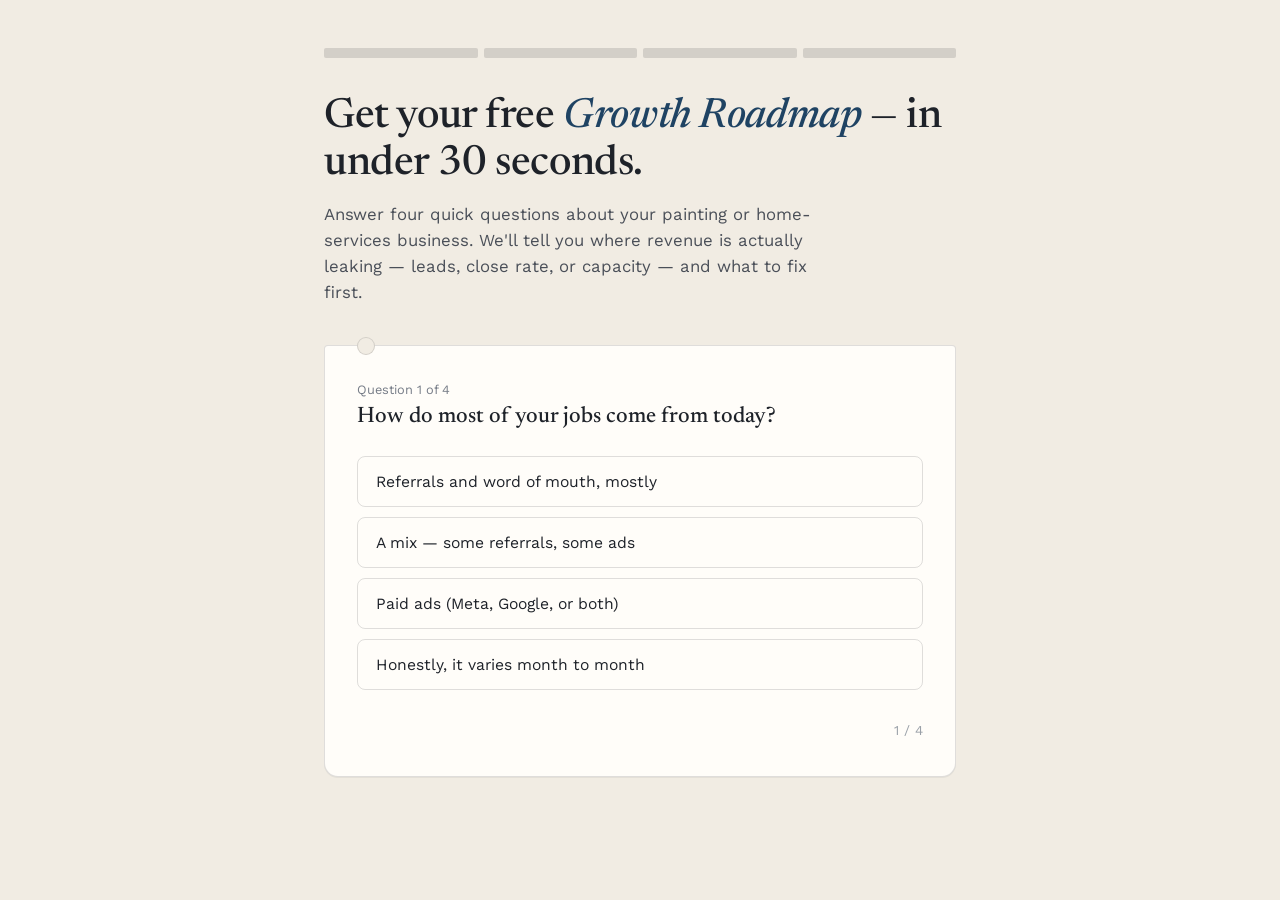
<file: growth-roadmap.html>
<!DOCTYPE html>
<html lang="en">
<head>
<meta charset="UTF-8">
<meta name="viewport" content="width=device-width, initial-scale=1.0">
<title>Your Free Lead Flow Roadmap</title>
<link rel="preconnect" href="https://fonts.googleapis.com">
<link href="https://fonts.googleapis.com/css2?family=Newsreader:ital,opsz,wght@0,6..72,400;0,6..72,500;0,6..72,600;1,6..72,500&family=Work+Sans:wght@400;500;600;700&display=swap" rel="stylesheet">
<style>
  :root{
    --ink:#1E2229;
    --canvas:#F1ECE3;
    --card:#FFFDF9;
    --blue:#2C5C84;
    --blue-deep:#1F4363;
    --red:#8C3A2E;
    --sage:#4B6C53;
    --amber:#A6742D;
    --line: rgba(30,34,41,0.14);
    --shadow: 0 1px 0 rgba(30,34,41,0.06);
  }
  *{box-sizing:border-box;}
  html,body{margin:0;padding:0;}
  body{
    background:var(--canvas);
    color:var(--ink);
    font-family:'Work Sans', sans-serif;
    -webkit-font-smoothing:antialiased;
    min-height:100vh;
  }
  .wrap{
    max-width:680px;
    margin:0 auto;
    padding:48px 24px 80px;
  }

  /* swatch strip */
  .swatches{
    display:flex;
    gap:6px;
    margin-bottom:36px;
  }
  .swatch{
    flex:1;
    height:10px;
    border-radius:2px;
    background:var(--line);
    transition: background .35s ease;
  }
  .swatch.filled{ background:var(--blue); }

  h1{
    font-family:'Newsreader', serif;
    font-weight:500;
    font-size:2.6rem;
    line-height:1.12;
    letter-spacing:-0.01em;
    margin:0 0 14px;
  }
  h1 em{ font-style:italic; font-weight:500; color:var(--blue-deep); }

  .sub{
    font-size:1.05rem;
    line-height:1.55;
    color:#4A4F58;
    max-width:52ch;
    margin:0 0 40px;
  }

  /* card = paint chip */
  .chip-card{
    position:relative;
    background:var(--card);
    border:1px solid var(--line);
    border-radius:4px 4px 14px 14px;
    padding:36px 32px 32px;
    box-shadow: var(--shadow);
  }
  .chip-hole{
    position:absolute;
    top:-9px;
    left:32px;
    width:18px;
    height:18px;
    border-radius:50%;
    background:var(--canvas);
    border:1px solid var(--line);
  }

  .q-label{
    font-size:0.8rem;
    color:#767C87;
    margin-bottom:6px;
  }
  .q-title{
    font-family:'Newsreader', serif;
    font-size:1.4rem;
    font-weight:500;
    line-height:1.3;
    margin:0 0 24px;
  }

  .options{ display:flex; flex-direction:column; gap:10px; }
  .opt{
    text-align:left;
    padding:15px 18px;
    border:1px solid var(--line);
    border-radius:8px;
    background:transparent;
    font-family:'Work Sans', sans-serif;
    font-size:0.98rem;
    color:var(--ink);
    cursor:pointer;
    transition: border-color .15s ease, background .15s ease, transform .1s ease;
  }
  .opt:hover{ border-color:var(--blue); background:rgba(44,92,132,0.05); }
  .opt:active{ transform: scale(0.995); }

  .nav-row{
    display:flex;
    justify-content:space-between;
    align-items:center;
    margin-top:26px;
  }
  .back-btn{
    background:none;
    border:none;
    color:#767C87;
    font-size:0.9rem;
    cursor:pointer;
    padding:6px 0;
    font-family:'Work Sans', sans-serif;
  }
  .back-btn:hover{ color:var(--ink); }
  .back-btn:disabled{ visibility:hidden; }
  .step-count{ font-size:0.85rem; color:#9AA0A8; }

  /* result */
  .result{ display:none; }
  .result.show{ display:block; }
  .quiz{ display:block; }
  .quiz.hide{ display:none; }

  .stage-tag{
    display:inline-block;
    font-size:0.78rem;
    letter-spacing:0.02em;
    color:#fff;
    background:var(--stage-color, var(--blue));
    padding:5px 11px;
    border-radius:20px;
    margin-bottom:16px;
  }
  .result h2{
    font-family:'Newsreader', serif;
    font-weight:500;
    font-size:2rem;
    line-height:1.18;
    margin:0 0 14px;
  }
  .result .desc{
    font-size:1rem;
    line-height:1.6;
    color:#4A4F58;
    margin:0 0 30px;
  }

  .rec-list{ display:flex; flex-direction:column; gap:12px; margin-bottom:30px; }
  .rec{
    display:flex;
    gap:14px;
    padding:16px 18px;
    border:1px solid var(--line);
    border-radius:8px;
    background:var(--card);
  }
  .rec-swatch{
    width:6px;
    border-radius:3px;
    background:var(--stage-color, var(--blue));
    flex-shrink:0;
  }
  .rec-body b{ display:block; font-size:0.97rem; margin-bottom:3px; }
  .rec-body span{ font-size:0.9rem; color:#5B616A; line-height:1.5; }

  .cta-card{
    background:var(--ink);
    color:var(--canvas);
    border-radius:10px;
    padding:26px 26px 24px;
  }
  .cta-card p{
    margin:0 0 16px;
    font-size:0.97rem;
    line-height:1.55;
    color:#D8D3C8;
  }
  .cta-card .biz-name{ color:#fff; font-weight:600; }

  form.lead-form{ display:flex; gap:8px; flex-wrap:wrap; }
  form.lead-form input{
    flex:1;
    min-width:180px;
    padding:12px 14px;
    border-radius:6px;
    border:1px solid rgba(241,236,227,0.25);
    background:rgba(241,236,227,0.06);
    color:#fff;
    font-family:'Work Sans', sans-serif;
    font-size:0.95rem;
  }
  form.lead-form input::placeholder{ color:#9098A0; }
  form.lead-form input:focus{ outline:none; border-color:var(--blue); background:rgba(241,236,227,0.1); }
  .send-btn{
    padding:12px 20px;
    border-radius:6px;
    border:none;
    background:var(--blue);
    color:#fff;
    font-family:'Work Sans', sans-serif;
    font-weight:600;
    font-size:0.95rem;
    cursor:pointer;
    transition: background .15s ease;
  }
  .send-btn:hover{ background:var(--blue-deep); }

  .restart{
    display:block;
    margin:22px auto 0;
    background:none;
    border:none;
    color:#9AA0A8;
    font-size:0.85rem;
    cursor:pointer;
    text-align:center;
    width:100%;
  }
  .restart:hover{ color:var(--ink); }

  .confirm{
    font-size:0.95rem;
    color:var(--sage);
    font-weight:600;
  }

  @media (max-width:480px){
    h1{ font-size:2.1rem; }
    .chip-card{ padding:28px 20px 24px; }
  }
</style>
</head>
<body>
<div class="wrap">

  <div class="swatches" id="swatches"></div>

  <div id="quizView" class="quiz">
    <h1>Get your free <em>Growth Roadmap</em>&nbsp;— in under 30 seconds.</h1>
    <p class="sub">Answer four quick questions about your painting or home-services business. We'll tell you where revenue is actually leaking — leads, close rate, or capacity — and what to fix first.</p>

    <div class="chip-card">
      <div class="chip-hole"></div>
      <div class="q-label" id="qLabel">Question 1 of 4</div>
      <div class="q-title" id="qTitle"></div>
      <div class="options" id="qOptions"></div>
      <div class="nav-row">
        <button class="back-btn" id="backBtn">← Back</button>
        <span class="step-count" id="stepCount"></span>
      </div>
    </div>
  </div>

  <div id="resultView" class="result">
    <div class="chip-card">
      <div class="chip-hole"></div>
      <span class="stage-tag" id="stageTag"></span>
      <h2 id="stageTitle"></h2>
      <p class="desc" id="stageDesc"></p>

      <div class="rec-list" id="recList"></div>

      <div class="cta-card">
        <p>Want the full breakdown of what's throttling <span class="biz-name" id="bizNamePlaceholder">your</span> revenue, and what a system to fix it would actually look like? Drop your email and we'll send it over.</p>
        <form class="lead-form" id="leadForm">
          <input type="text" id="companyInput" placeholder="Company name" required>
          <input type="email" id="emailInput" placeholder="Email address" required>
          <button type="submit" class="send-btn">Send my breakdown</button>
        </form>
        <div id="confirmMsg" style="display:none; margin-top:14px;" class="confirm">Got it — check your inbox shortly.</div>
      </div>
    </div>
    <button class="restart" id="restartBtn">Start over</button>
  </div>

</div>

<script>
const questions = [
  {
    label: "Question 1 of 4",
    title: "How do most of your jobs come from today?",
    options: [
      { text: "Referrals and word of mouth, mostly", val: {source:"referral"} },
      { text: "A mix — some referrals, some ads", val: {source:"mix"} },
      { text: "Paid ads (Meta, Google, or both)", val: {source:"paid"} },
      { text: "Honestly, it varies month to month", val: {source:"none"} },
    ]
  },
  {
    label: "Question 2 of 4",
    title: "Roughly how many new leads come in per month?",
    options: [
      { text: "Fewer than 10", val: {volume:"low"} },
      { text: "10–30", val: {volume:"mid"} },
      { text: "30–60", val: {volume:"high"} },
      { text: "60+", val: {volume:"veryhigh"} },
    ]
  },
  {
    label: "Question 3 of 4",
    title: "What's slowing growth down the most right now?",
    options: [
      { text: "Not enough leads coming in", val: {bottleneck:"leads"} },
      { text: "Leads come in, but too few turn into booked jobs", val: {bottleneck:"close"} },
      { text: "Feast or famine — no consistency month to month", val: {bottleneck:"consistency"} },
      { text: "We get plenty of leads, we just can't keep up", val: {bottleneck:"capacity"} },
    ]
  },
  {
    label: "Question 4 of 4",
    title: "What's your typical job value?",
    options: [
      { text: "Under $3,000", val: {job:"low"} },
      { text: "$3,000–$8,000", val: {job:"mid"} },
      { text: "$8,000+", val: {job:"high"} },
    ]
  }
];

let current = 0;
let answers = {};

const swatchesEl = document.getElementById('swatches');
for(let i=0;i<questions.length;i++){
  const s = document.createElement('div');
  s.className = 'swatch';
  swatchesEl.appendChild(s);
}

function renderQuestion(){
  const q = questions[current];
  document.getElementById('qLabel').textContent = q.label;
  document.getElementById('qTitle').textContent = q.title;
  document.getElementById('stepCount').textContent = (current+1) + ' / ' + questions.length;
  document.getElementById('backBtn').disabled = current === 0;

  const optsEl = document.getElementById('qOptions');
  optsEl.innerHTML = '';
  q.options.forEach(o => {
    const btn = document.createElement('button');
    btn.className = 'opt';
    btn.textContent = o.text;
    btn.onclick = () => selectAnswer(o.val);
    optsEl.appendChild(btn);
  });

  [...swatchesEl.children].forEach((s, idx) => {
    s.classList.toggle('filled', idx < current);
  });
}

function selectAnswer(val){
  Object.assign(answers, val);
  if(current < questions.length - 1){
    current++;
    renderQuestion();
  } else {
    [...swatchesEl.children].forEach(s => s.classList.add('filled'));
    showResult();
  }
}

document.getElementById('backBtn').onclick = () => {
  if(current > 0){
    current--;
    renderQuestion();
  }
};

document.getElementById('restartBtn').onclick = () => {
  current = 0;
  answers = {};
  document.getElementById('resultView').classList.remove('show');
  document.getElementById('quizView').classList.remove('hide');
  document.getElementById('leadForm').style.display = 'flex';
  document.getElementById('confirmMsg').style.display = 'none';
  renderQuestion();
};

function diagnose(){
  const { source, volume, bottleneck, job } = answers;

  if(source === 'referral' && (volume === 'low' || volume === 'mid')){
    return {
      key: 'stage0',
      color: 'var(--red)',
      tag: 'Stage 0 — Word of Mouth',
      title: 'You\u2019re one slow month away from a revenue gap.',
      desc: "Referrals are the highest-trust lead source there is \u2014 but they're also the least predictable. Right now, revenue depends on how good last month's jobs looked, not on a system you actually control.",
      recs: [
        { b: 'Build one predictable revenue channel', s: 'A small, consistent paid campaign fills the gaps referrals leave \u2014 it doesn\u2019t replace word of mouth, it backstops it.' },
        { b: 'Fix intake before spending on leads', s: 'Make sure the demand you already have isn\u2019t leaking through a "request a quote" form nobody fills out.' },
        { b: 'Track revenue back to its source', s: 'Most companies at this stage can\u2019t say which channel actually drives closed revenue \u2014 that\u2019s the first thing a real system fixes.' },
      ]
    };
  }
  if(bottleneck === 'consistency'){
    return {
      key: 'stage1',
      color: 'var(--amber)',
      tag: 'Stage 1 — Feast or Famine',
      title: 'You\u2019ve proven demand exists. You just haven\u2019t systemized it.',
      desc: "You're capable of busy months \u2014 the problem is the slow ones. That's rarely a one-off marketing issue; it's usually the sign of no system running underneath revenue, so it swings with whatever you happened to do two months ago.",
      recs: [
        { b: 'Run always-on, not campaign bursts', s: 'A steady, smaller-budget campaign running every week beats a big push followed by silence.' },
        { b: 'Build a follow-up system, not a habit', s: 'Most "lost" leads aren\u2019t lost \u2014 they just never got followed up with enough times to convert into revenue.' },
        { b: 'Set a revenue floor, not just a lead floor', s: 'Know the minimum pipeline you need each week to keep crews and revenue steady, and treat dropping below it as the real emergency.' },
      ]
    };
  }
  if(bottleneck === 'close'){
    return {
      key: 'stage2',
      color: 'var(--blue)',
      tag: 'Stage 2 — Leads Without Enough Wins',
      title: 'The leads are there. Revenue is leaking between the lead and the signed job.',
      desc: "This is usually a speed or trust problem, not a lead-quality problem \u2014 slow callbacks, a generic quote process, or nothing that makes you the obviously safer choice over the other guy's bid. Fixing this is often worth more than adding more leads.",
      recs: [
        { b: 'Cut your response time', s: 'Whoever calls the homeowner back first usually wins the job \u2014 this is often the single highest-leverage fix available.' },
        { b: 'Reverse the risk in your quote', s: 'A warranty, guarantee, or "we cover it" line changes close rate more than better creative does.' },
        { b: 'Systemize quote-to-close', s: 'If close rate depends on who answers the phone, revenue is still riding on luck \u2014 build the process once and repeat it.' },
      ]
    };
  }
  if(bottleneck === 'capacity' || volume === 'veryhigh'){
    return {
      key: 'stage3',
      color: 'var(--sage)',
      tag: 'Stage 3 — Scaling Past One Location',
      title: 'You don\u2019t have a lead problem anymore. You need a revenue system, not more leads.',
      desc: "At this volume, the constraint usually isn't marketing \u2014 it's whether ops, crew capacity, and reporting can keep pace with demand across more than one location.",
      recs: [
        { b: 'Separate revenue tracking by location', s: 'Pooled numbers across locations get messy fast \u2014 track and route by territory before adding more spend.' },
        { b: 'Build a reporting layer for leadership', s: 'At the director/VP level, the question shifts from "are we getting leads" to "which location, which channel, what revenue."' },
        { b: 'Protect job quality as volume grows', s: 'Growth that outpaces crew capacity turns into bad reviews, which quietly kills the referral engine underneath everything else.' },
      ]
    };
  }
  // default / mixed source, moderate volume
  return {
    key: 'stage1b',
    color: 'var(--blue)',
    tag: 'Stage 1 — Building the Engine',
    title: 'You\u2019ve got more than one channel working. Now it\u2019s about turning that into a system.',
    desc: "Mixing referrals and paid is a healthy place to be \u2014 the next unlock is knowing which channel actually drives your best revenue, so you can build a repeatable system around it instead of running on instinct.",
    recs: [
      { b: 'Attribute every job to a source', s: 'You can\u2019t build a system around what\u2019s working if you don\u2019t know what\u2019s working.' },
      { b: 'Test one offer lever at a time', s: 'Speed, risk reversal, or ease \u2014 pick one and make it the headline of your pitch instead of competing on price.' },
      { b: 'Set a floor for paid, let referrals be upside', s: 'Treat paid as the predictable revenue base and referrals as the bonus, not the other way around.' },
    ]
  };
}

function showResult(){
  const d = diagnose();
  document.documentElement.style.setProperty('--stage-color', d.color);

  document.getElementById('stageTag').textContent = d.tag;
  document.getElementById('stageTag').style.setProperty('--stage-color', d.color);
  document.getElementById('stageTitle').textContent = d.title;
  document.getElementById('stageDesc').textContent = d.desc;

  const recList = document.getElementById('recList');
  recList.innerHTML = '';
  d.recs.forEach(r => {
    const row = document.createElement('div');
    row.className = 'rec';
    row.innerHTML = `<div class="rec-swatch" style="background:${d.color}"></div>
      <div class="rec-body"><b>${r.b}</b><span>${r.s}</span></div>`;
    recList.appendChild(row);
  });

  document.getElementById('quizView').classList.add('hide');
  document.getElementById('resultView').classList.add('show');
}

document.getElementById('leadForm').addEventListener('submit', function(e){
  e.preventDefault();
  const company = document.getElementById('companyInput').value;
  document.getElementById('bizNamePlaceholder').textContent = company || 'your business';
  this.style.display = 'none';
  document.getElementById('confirmMsg').style.display = 'block';
  document.getElementById('confirmMsg').textContent = `Got it — sending ${company ? company + '\u2019s' : 'your'} full breakdown shortly.`;
});

renderQuestion();
</script>
</body>
</html>
</file>
